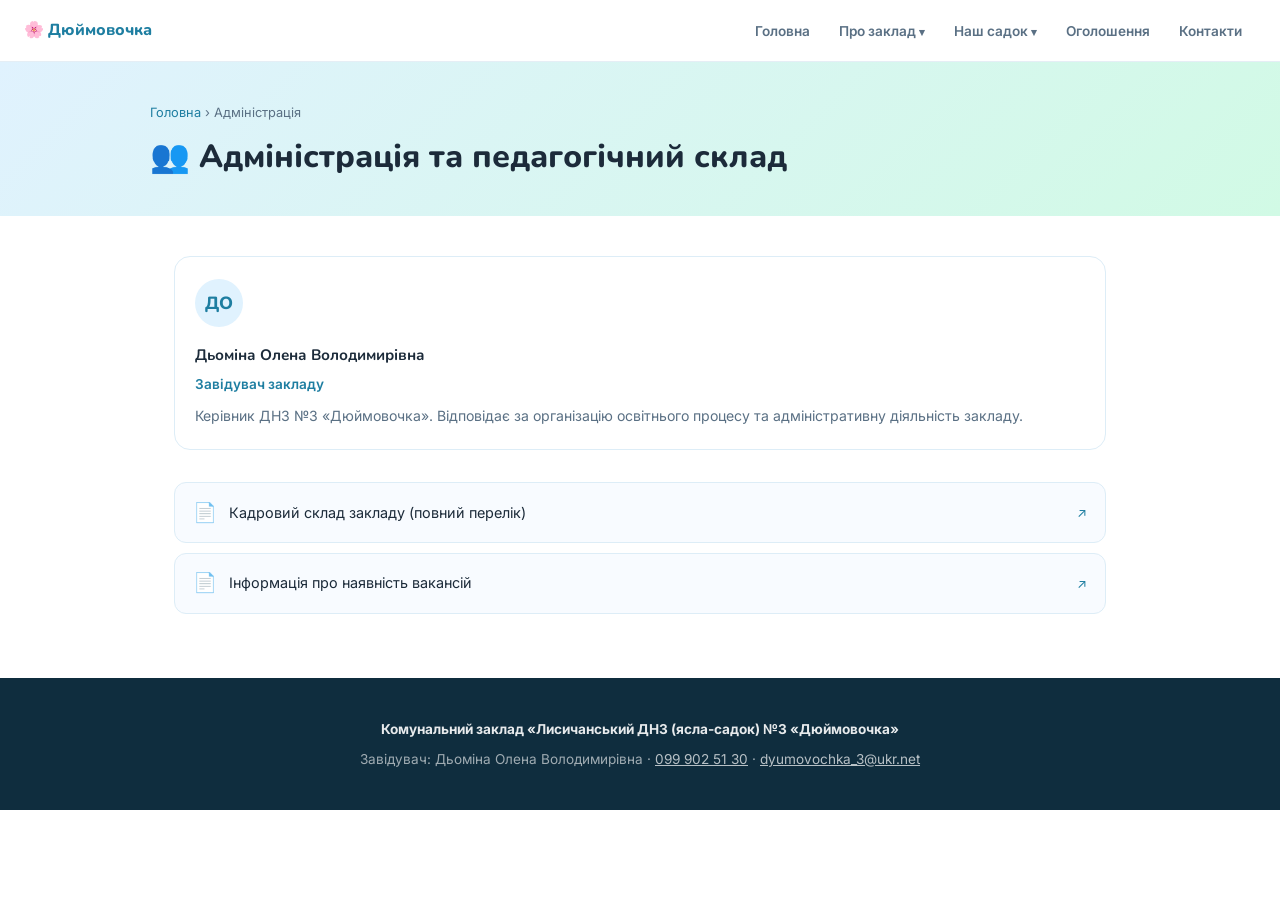
<file: administracia.html>
<!DOCTYPE html>
<html lang="uk">
<head>
<meta charset="UTF-8"><meta name="viewport" content="width=device-width, initial-scale=1.0">
<title>Адміністрація — ДНЗ №3 «Дюймовочка»</title>
<link rel="preconnect" href="https://fonts.googleapis.com">
<link rel="preconnect" href="https://fonts.gstatic.com" crossorigin>
<link href="https://fonts.googleapis.com/css2?family=Nunito:wght@400;600;700;800&family=Inter:wght@400;500&display=swap" rel="stylesheet">
<link rel="stylesheet" href="shared.css">
</head>
<body>
<nav>
  <a href="index.html" class="nav-logo">🌸 Дюймовочка</a>
  <ul class="nav-links">
    <li><a href="index.html">Головна</a></li>
    <li><span>Про заклад</span><div class="dropdown">
      <a href="zvernennya.html">Звернення завідувача</a>
      <a href="administracia.html" class="active">Адміністрація</a>
      <a href="harchuvannya.html">Про харчування</a>
      <a href="inklyuzia.html">Інклюзія</a>
      <a href="zvit.html">Звіт керівника</a>
    </div></li>
    <li><span>Наш садок</span><div class="dropdown">
      <a href="publichna-informacia.html">Публічна інформація</a>
      <a href="civilnyi-zahist.html">Цивільний захист</a>
    </div></li>
    <li><a href="oholoshennya.html">Оголошення</a></li>
    <li><a href="kontakty.html">Контакти</a></li>
  </ul>
</nav>
<div class="page-hero">
  <div class="page-hero-inner">
    <div class="breadcrumb"><a href="index.html">Головна</a> › Адміністрація</div>
    <h1>👥 Адміністрація та педагогічний склад</h1>
  </div>
</div>
<div class="page-body">
  <div class="grid-2">
    <div class="card">
      <div style="width:48px;height:48px;border-radius:50%;background:var(--sky);display:flex;align-items:center;justify-content:center;font-family:'Nunito',sans-serif;font-weight:800;font-size:1.1rem;color:var(--sky-dark);margin-bottom:1rem">ДО</div>
      <h3>Дьоміна Олена Володимирівна</h3>
      <p style="color:var(--sky-dark);font-size:.85rem;font-weight:600;margin:.25rem 0 .5rem">Завідувач закладу</p>
      <p>Керівник ДНЗ №3 «Дюймовочка». Відповідає за організацію освітнього процесу та адміністративну діяльність закладу.</p>
    </div>
  </div>

  <div style="margin-top:2rem">
    <ul class="doc-list">
      <li><a href="docs/kadrovy-sklad.pdf" target="_blank"><span class="doc-icon">📄</span><span class="doc-label">Кадровий склад закладу (повний перелік)</span><span class="doc-arrow">↗</span></a></li>
      <li><a href="docs/vakansii.pdf" target="_blank"><span class="doc-icon">📄</span><span class="doc-label">Інформація про наявність вакансій</span><span class="doc-arrow">↗</span></a></li>
    </ul>
  </div>
</div>
<footer>
  <p><strong>Комунальний заклад «Лисичанський ДНЗ (ясла-садок) №3 «Дюймовочка»</strong></p>
  <p style="margin-top:.5rem">Завідувач: Дьоміна Олена Володимирівна · <a href="tel:+380999025130">099 902 51 30</a> · <a href="mailto:dyumovochka_3@ukr.net">dyumovochka_3@ukr.net</a></p>
</footer>
</body>
</html>
</file>
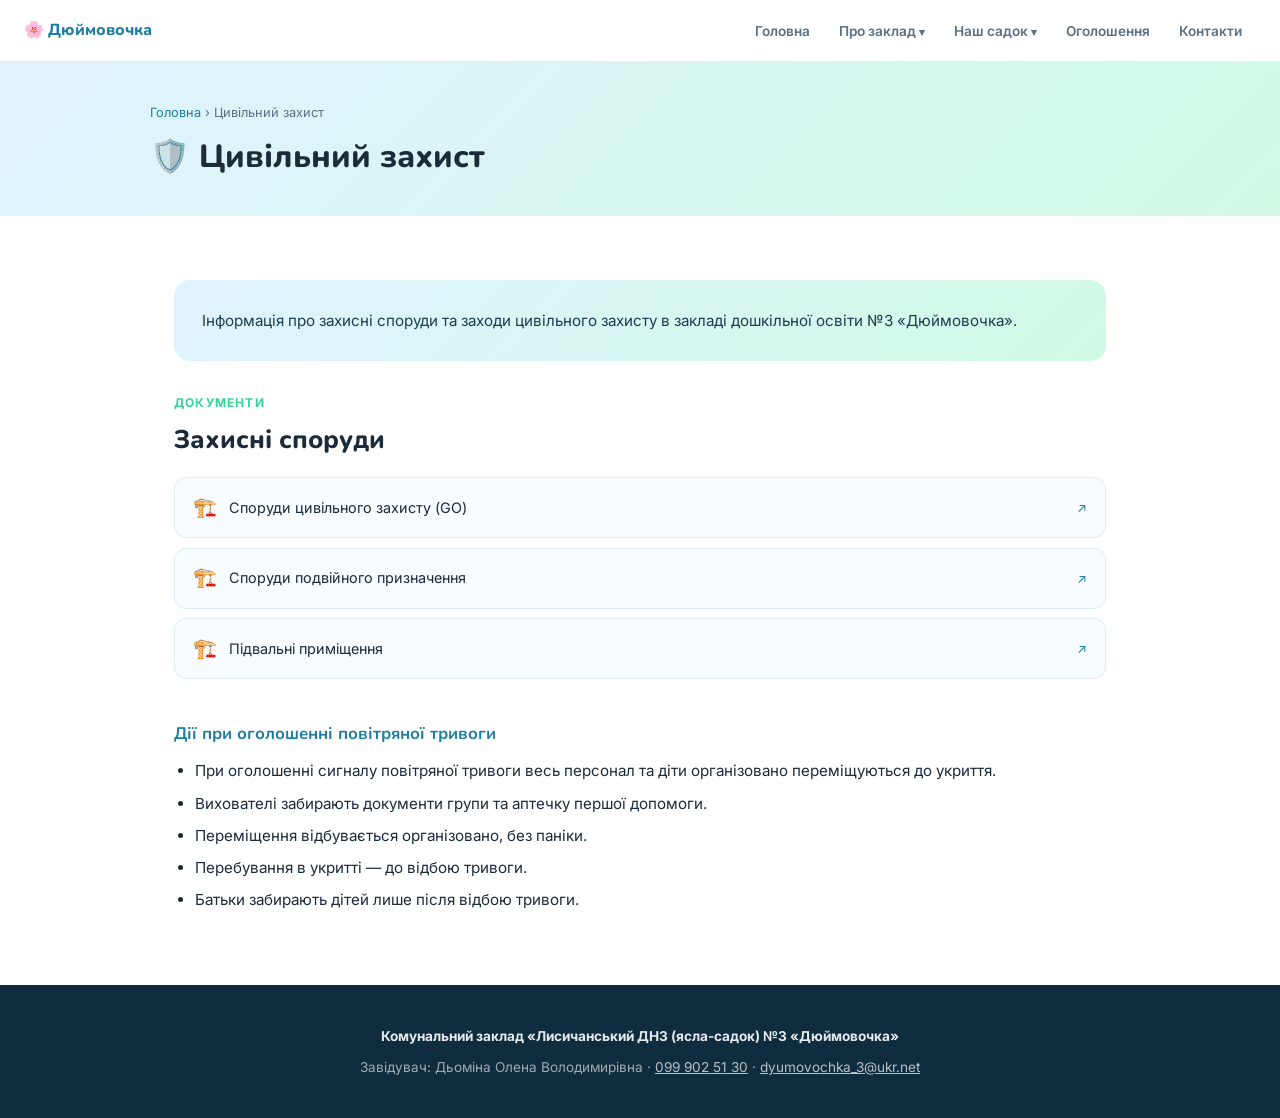
<file: civilnyi-zahist.html>
<!DOCTYPE html>
<html lang="uk">
<head>
<meta charset="UTF-8"><meta name="viewport" content="width=device-width, initial-scale=1.0">
<title>Цивільний захист — ДНЗ №3 «Дюймовочка»</title>
<link rel="preconnect" href="https://fonts.googleapis.com">
<link rel="preconnect" href="https://fonts.gstatic.com" crossorigin>
<link href="https://fonts.googleapis.com/css2?family=Nunito:wght@400;600;700;800&family=Inter:wght@400;500&display=swap" rel="stylesheet">
<link rel="stylesheet" href="shared.css">
</head>
<body>
<nav>
  <a href="index.html" class="nav-logo">🌸 Дюймовочка</a>
  <ul class="nav-links">
    <li><a href="index.html">Головна</a></li>
    <li><span>Про заклад</span><div class="dropdown">
      <a href="zvernennya.html">Звернення завідувача</a>
      <a href="administracia.html">Адміністрація</a>
      <a href="harchuvannya.html">Про харчування</a>
      <a href="inklyuzia.html">Інклюзія</a>
      <a href="zvit.html">Звіт керівника</a>
    </div></li>
    <li><span>Наш садок</span><div class="dropdown">
      <a href="publichna-informacia.html">Публічна інформація</a>
      <a href="civilnyi-zahist.html" class="active">Цивільний захист</a>
    </div></li>
    <li><a href="oholoshennya.html">Оголошення</a></li>
    <li><a href="kontakty.html">Контакти</a></li>
  </ul>
</nav>
<div class="page-hero">
  <div class="page-hero-inner">
    <div class="breadcrumb"><a href="index.html">Головна</a> › Цивільний захист</div>
    <h1>🛡️ Цивільний захист</h1>
  </div>
</div>
<div class="page-body">
  <div class="info-box">
    <p>Інформація про захисні споруди та заходи цивільного захисту в закладі дошкільної освіти №3 «Дюймовочка».</p>
  </div>

  <div style="margin-top:2rem">
    <div class="section-label">Документи</div>
    <h2 class="section-title" style="margin-bottom:1rem">Захисні споруди</h2>
    <ul class="doc-list">
      <li><a href="docs/ukryttya-go.pdf" target="_blank"><span class="doc-icon">🏗️</span><span class="doc-label">Споруди цивільного захисту (GO)</span><span class="doc-arrow">↗</span></a></li>
      <li><a href="docs/ukryttya-podvine.pdf" target="_blank"><span class="doc-icon">🏗️</span><span class="doc-label">Споруди подвійного призначення</span><span class="doc-arrow">↗</span></a></li>
      <li><a href="docs/ukryttya-pidvaly.pdf" target="_blank"><span class="doc-icon">🏗️</span><span class="doc-label">Підвальні приміщення</span><span class="doc-arrow">↗</span></a></li>
    </ul>
  </div>

  <div class="prose" style="margin-top:2.5rem">
    <h3>Дії при оголошенні повітряної тривоги</h3>
    <ul>
      <li>При оголошенні сигналу повітряної тривоги весь персонал та діти організовано переміщуються до укриття.</li>
      <li>Вихователі забирають документи групи та аптечку першої допомоги.</li>
      <li>Переміщення відбувається організовано, без паніки.</li>
      <li>Перебування в укритті — до відбою тривоги.</li>
      <li>Батьки забирають дітей лише після відбою тривоги.</li>
    </ul>
  </div>
</div>
<footer>
  <p><strong>Комунальний заклад «Лисичанський ДНЗ (ясла-садок) №3 «Дюймовочка»</strong></p>
  <p style="margin-top:.5rem">Завідувач: Дьоміна Олена Володимирівна · <a href="tel:+380999025130">099 902 51 30</a> · <a href="mailto:dyumovochka_3@ukr.net">dyumovochka_3@ukr.net</a></p>
</footer>
</body>
</html>
</file>
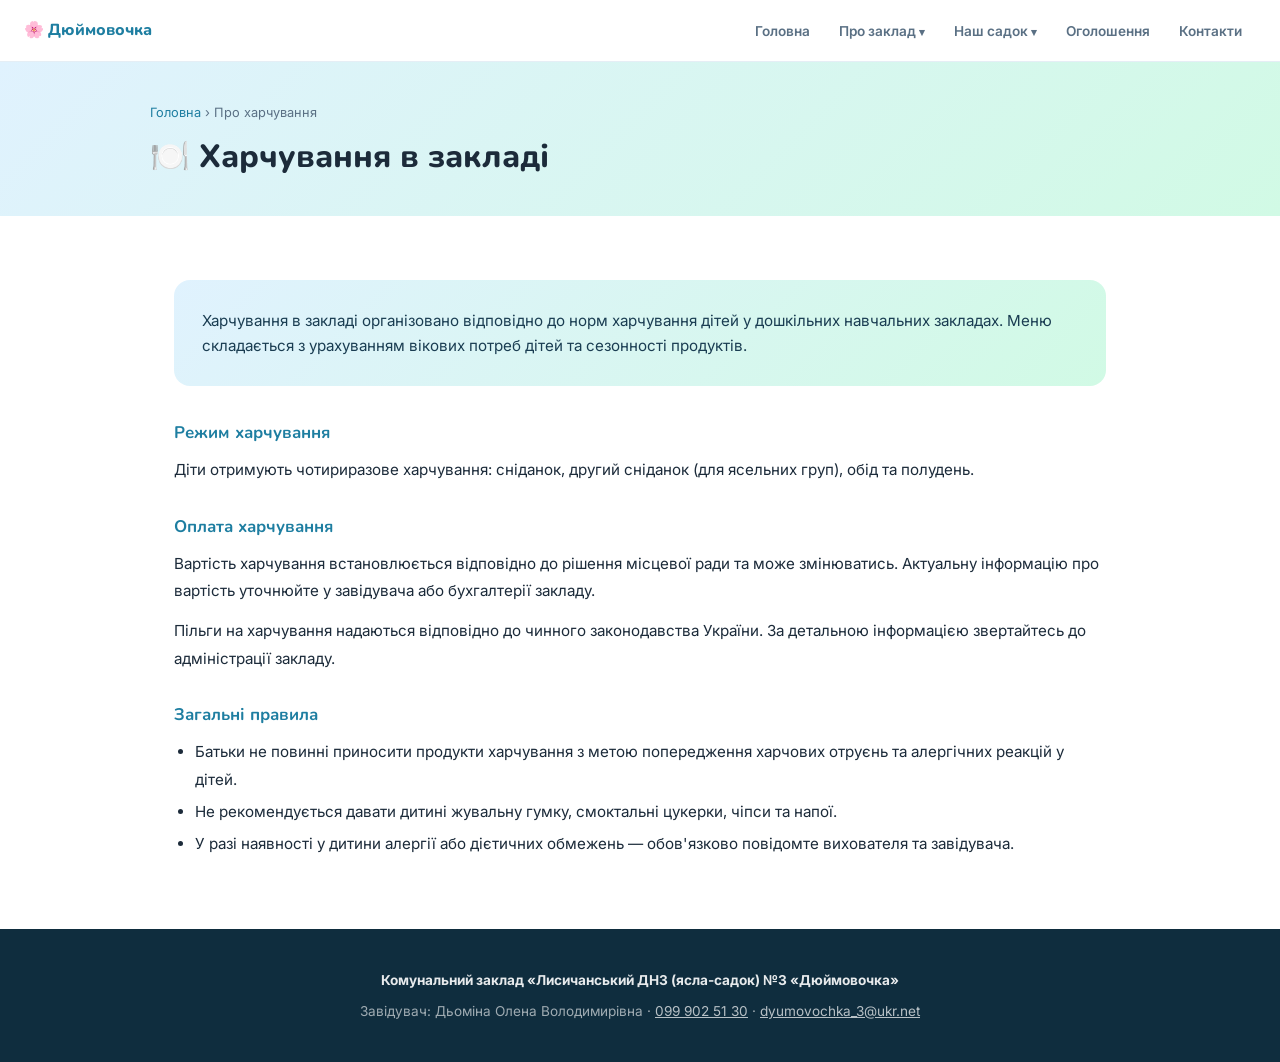
<file: harchuvannya.html>
<!DOCTYPE html>
<html lang="uk">
<head>
<meta charset="UTF-8"><meta name="viewport" content="width=device-width, initial-scale=1.0">
<title>Харчування — ДНЗ №3 «Дюймовочка»</title>
<link rel="preconnect" href="https://fonts.googleapis.com">
<link rel="preconnect" href="https://fonts.gstatic.com" crossorigin>
<link href="https://fonts.googleapis.com/css2?family=Nunito:wght@400;600;700;800&family=Inter:wght@400;500&display=swap" rel="stylesheet">
<link rel="stylesheet" href="shared.css">
</head>
<body>
<nav>
  <a href="index.html" class="nav-logo">🌸 Дюймовочка</a>
  <ul class="nav-links">
    <li><a href="index.html">Головна</a></li>
    <li><span>Про заклад</span><div class="dropdown">
      <a href="zvernennya.html">Звернення завідувача</a>
      <a href="administracia.html">Адміністрація</a>
      <a href="harchuvannya.html" class="active">Про харчування</a>
      <a href="inklyuzia.html">Інклюзія</a>
      <a href="zvit.html">Звіт керівника</a>
    </div></li>
    <li><span>Наш садок</span><div class="dropdown">
      <a href="publichna-informacia.html">Публічна інформація</a>
      <a href="civilnyi-zahist.html">Цивільний захист</a>
    </div></li>
    <li><a href="oholoshennya.html">Оголошення</a></li>
    <li><a href="kontakty.html">Контакти</a></li>
  </ul>
</nav>
<div class="page-hero">
  <div class="page-hero-inner">
    <div class="breadcrumb"><a href="index.html">Головна</a> › Про харчування</div>
    <h1>🍽️ Харчування в закладі</h1>
  </div>
</div>
<div class="page-body">
  <div class="info-box">
    <p>Харчування в закладі організовано відповідно до норм харчування дітей у дошкільних навчальних закладах. Меню складається з урахуванням вікових потреб дітей та сезонності продуктів.</p>
  </div>

  <div class="prose" style="margin-top:2rem">
    <h3>Режим харчування</h3>
    <p>Діти отримують чотириразове харчування: сніданок, другий сніданок (для ясельних груп), обід та полудень.</p>

    <h3>Оплата харчування</h3>
    <p>Вартість харчування встановлюється відповідно до рішення місцевої ради та може змінюватись. Актуальну інформацію про вартість уточнюйте у завідувача або бухгалтерії закладу.</p>
    <p>Пільги на харчування надаються відповідно до чинного законодавства України. За детальною інформацією звертайтесь до адміністрації закладу.</p>

    <h3>Загальні правила</h3>
    <ul>
      <li>Батьки не повинні приносити продукти харчування з метою попередження харчових отруєнь та алергічних реакцій у дітей.</li>
      <li>Не рекомендується давати дитині жувальну гумку, смоктальні цукерки, чіпси та напої.</li>
      <li>У разі наявності у дитини алергії або дієтичних обмежень — обов'язково повідомте вихователя та завідувача.</li>
    </ul>
  </div>
</div>
<footer>
  <p><strong>Комунальний заклад «Лисичанський ДНЗ (ясла-садок) №3 «Дюймовочка»</strong></p>
  <p style="margin-top:.5rem">Завідувач: Дьоміна Олена Володимирівна · <a href="tel:+380999025130">099 902 51 30</a> · <a href="mailto:dyumovochka_3@ukr.net">dyumovochka_3@ukr.net</a></p>
</footer>
</body>
</html>
</file>
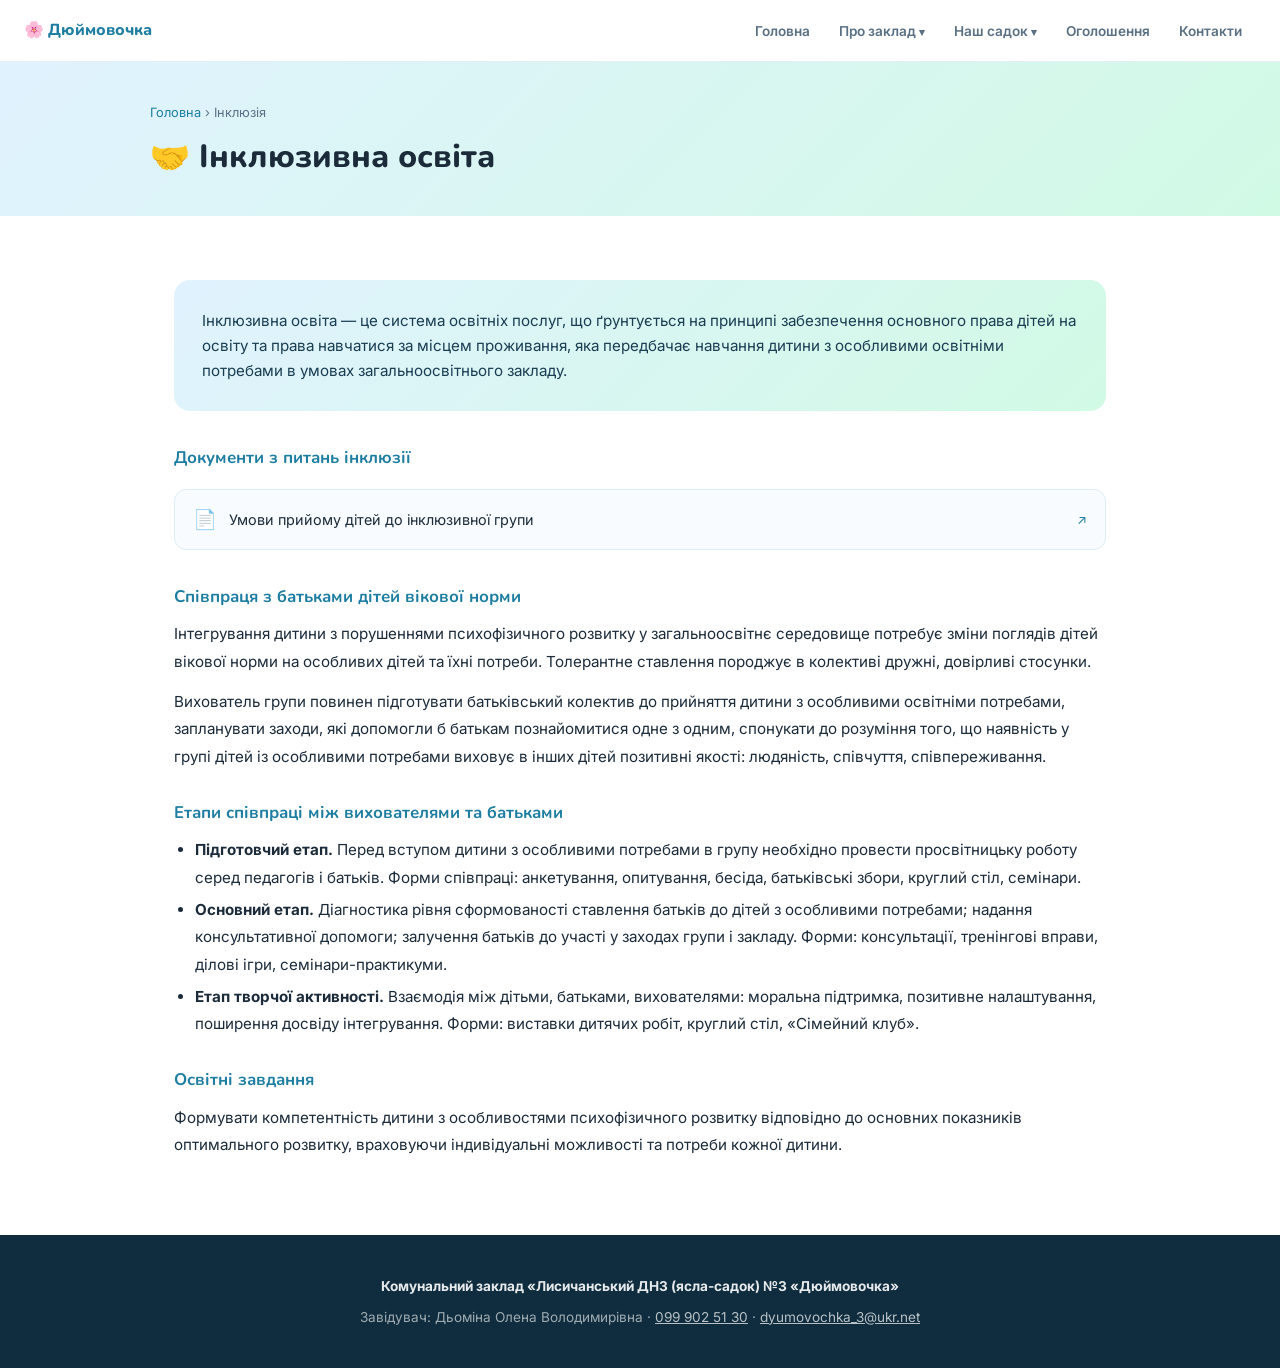
<file: inklyuzia.html>
<!DOCTYPE html>
<html lang="uk">
<head>
<meta charset="UTF-8"><meta name="viewport" content="width=device-width, initial-scale=1.0">
<title>Інклюзія — ДНЗ №3 «Дюймовочка»</title>
<link rel="preconnect" href="https://fonts.googleapis.com">
<link rel="preconnect" href="https://fonts.gstatic.com" crossorigin>
<link href="https://fonts.googleapis.com/css2?family=Nunito:wght@400;600;700;800&family=Inter:wght@400;500&display=swap" rel="stylesheet">
<link rel="stylesheet" href="shared.css">
</head>
<body>
<nav>
  <a href="index.html" class="nav-logo">🌸 Дюймовочка</a>
  <ul class="nav-links">
    <li><a href="index.html">Головна</a></li>
    <li><span>Про заклад</span><div class="dropdown">
      <a href="zvernennya.html">Звернення завідувача</a>
      <a href="administracia.html">Адміністрація</a>
      <a href="harchuvannya.html">Про харчування</a>
      <a href="inklyuzia.html" class="active">Інклюзія</a>
      <a href="zvit.html">Звіт керівника</a>
    </div></li>
    <li><span>Наш садок</span><div class="dropdown">
      <a href="publichna-informacia.html">Публічна інформація</a>
      <a href="civilnyi-zahist.html">Цивільний захист</a>
    </div></li>
    <li><a href="oholoshennya.html">Оголошення</a></li>
    <li><a href="kontakty.html">Контакти</a></li>
  </ul>
</nav>

<div class="page-hero">
  <div class="page-hero-inner">
    <div class="breadcrumb"><a href="index.html">Головна</a> › Інклюзія</div>
    <h1>🤝 Інклюзивна освіта</h1>
  </div>
</div>

<div class="page-body">

  <div class="info-box">
    <p>Інклюзивна освіта — це система освітніх послуг, що ґрунтується на принципі забезпечення основного права дітей на освіту та права навчатися за місцем проживання, яка передбачає навчання дитини з особливими освітніми потребами в умовах загальноосвітнього закладу.</p>
  </div>

  <div class="prose" style="margin-top:2rem">

    <h3>Документи з питань інклюзії</h3>
  </div>

  <ul class="doc-list" style="margin-top:1rem">
    <li><a href="docs/pryiom.pdf" target="_blank"><span class="doc-icon">📄</span><span class="doc-label">Умови прийому дітей до інклюзивної групи</span><span class="doc-arrow">↗</span></a></li>
  </ul>

  <div class="prose" style="margin-top:2rem">

    <h3>Співпраця з батьками дітей вікової норми</h3>
    <p>Інтегрування дитини з порушеннями психофізичного розвитку у загальноосвітнє середовище потребує зміни поглядів дітей вікової норми на особливих дітей та їхні потреби. Толерантне ставлення породжує в колективі дружні, довірливі стосунки.</p>
    <p>Вихователь групи повинен підготувати батьківський колектив до прийняття дитини з особливими освітніми потребами, запланувати заходи, які допомогли б батькам познайомитися одне з одним, спонукати до розуміння того, що наявність у групі дітей із особливими потребами виховує в інших дітей позитивні якості: людяність, співчуття, співпереживання.</p>

    <h3>Етапи співпраці між вихователями та батьками</h3>
    <ul>
      <li><strong>Підготовчий етап.</strong> Перед вступом дитини з особливими потребами в групу необхідно провести просвітницьку роботу серед педагогів і батьків. Форми співпраці: анкетування, опитування, бесіда, батьківські збори, круглий стіл, семінари.</li>
      <li><strong>Основний етап.</strong> Діагностика рівня сформованості ставлення батьків до дітей з особливими потребами; надання консультативної допомоги; залучення батьків до участі у заходах групи і закладу. Форми: консультації, тренінгові вправи, ділові ігри, семінари-практикуми.</li>
      <li><strong>Етап творчої активності.</strong> Взаємодія між дітьми, батьками, вихователями: моральна підтримка, позитивне налаштування, поширення досвіду інтегрування. Форми: виставки дитячих робіт, круглий стіл, «Сімейний клуб».</li>
    </ul>

    <h3>Освітні завдання</h3>
    <p>Формувати компетентність дитини з особливостями психофізичного розвитку відповідно до основних показників оптимального розвитку, враховуючи індивідуальні можливості та потреби кожної дитини.</p>

  </div>
</div>

<footer>
  <p><strong>Комунальний заклад «Лисичанський ДНЗ (ясла-садок) №3 «Дюймовочка»</strong></p>
  <p style="margin-top:.5rem">Завідувач: Дьоміна Олена Володимирівна · <a href="tel:+380999025130">099 902 51 30</a> · <a href="mailto:dyumovochka_3@ukr.net">dyumovochka_3@ukr.net</a></p>
</footer>
</body>
</html>
</file>
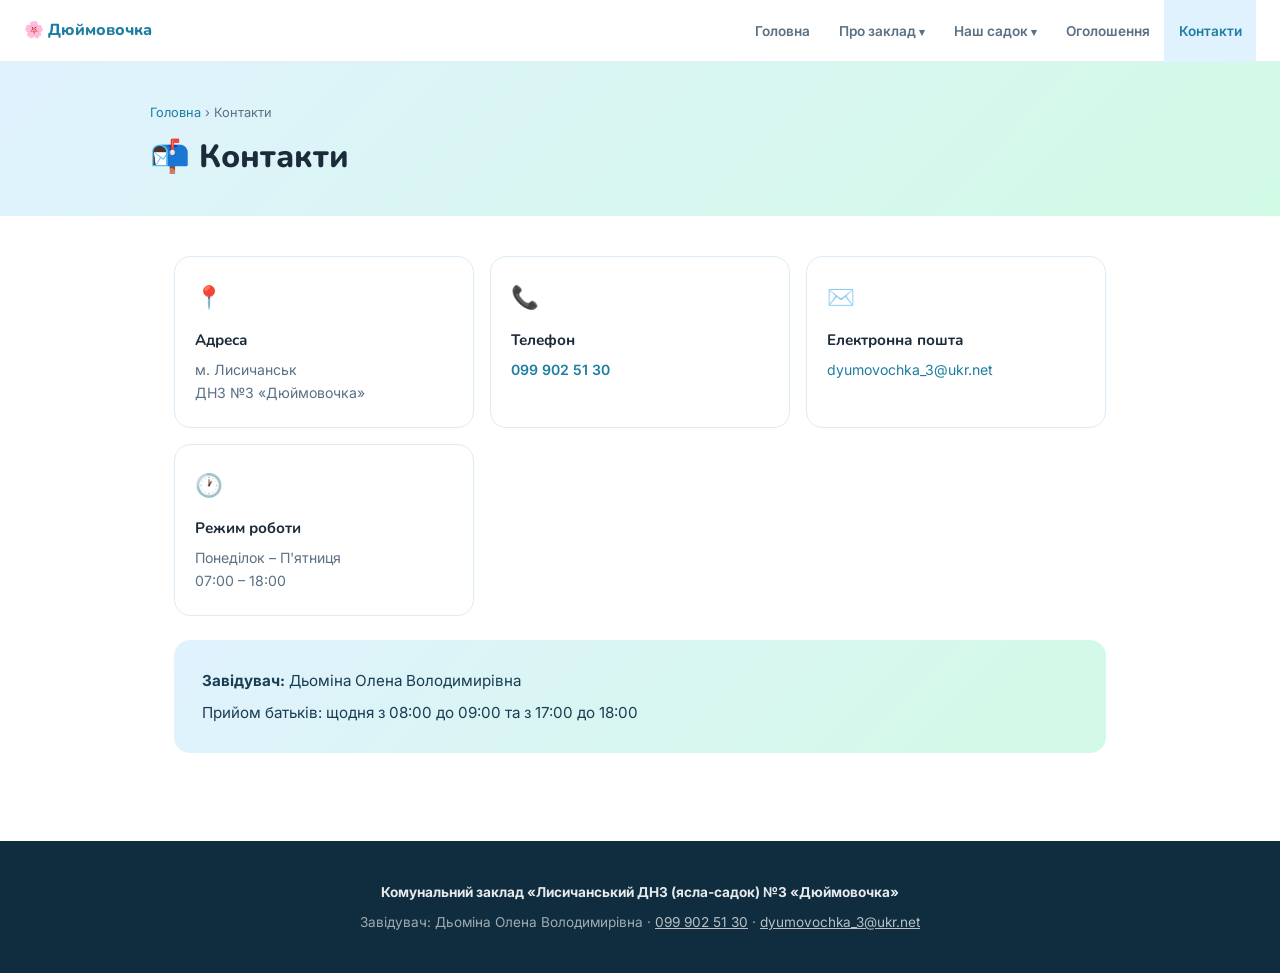
<file: kontakty.html>
<!DOCTYPE html>
<html lang="uk">
<head>
<meta charset="UTF-8"><meta name="viewport" content="width=device-width, initial-scale=1.0">
<title>Контакти — ДНЗ №3 «Дюймовочка»</title>
<link rel="preconnect" href="https://fonts.googleapis.com">
<link rel="preconnect" href="https://fonts.gstatic.com" crossorigin>
<link href="https://fonts.googleapis.com/css2?family=Nunito:wght@400;600;700;800&family=Inter:wght@400;500&display=swap" rel="stylesheet">
<link rel="stylesheet" href="shared.css">
</head>
<body>
<nav>
  <a href="index.html" class="nav-logo">🌸 Дюймовочка</a>
  <ul class="nav-links">
    <li><a href="index.html">Головна</a></li>
    <li><span>Про заклад</span><div class="dropdown">
      <a href="zvernennya.html">Звернення завідувача</a>
      <a href="administracia.html">Адміністрація</a>
      <a href="harchuvannya.html">Про харчування</a>
      <a href="inklyuzia.html">Інклюзія</a>
      <a href="zvit.html">Звіт керівника</a>
    </div></li>
    <li><span>Наш садок</span><div class="dropdown">
      <a href="publichna-informacia.html">Публічна інформація</a>
      <a href="civilnyi-zahist.html">Цивільний захист</a>
    </div></li>
    <li><a href="oholoshennya.html">Оголошення</a></li>
    <li><a href="kontakty.html" class="active">Контакти</a></li>
  </ul>
</nav>
<div class="page-hero">
  <div class="page-hero-inner">
    <div class="breadcrumb"><a href="index.html">Головна</a> › Контакти</div>
    <h1>📬 Контакти</h1>
  </div>
</div>
<div class="page-body">
  <div class="grid-2" style="margin-bottom:1.5rem">
    <div class="card">
      <div style="font-size:1.4rem;margin-bottom:.75rem">📍</div>
      <h3>Адреса</h3>
      <p>м. Лисичанськ<br>ДНЗ №3 «Дюймовочка»</p>
    </div>
    <div class="card">
      <div style="font-size:1.4rem;margin-bottom:.75rem">📞</div>
      <h3>Телефон</h3>
      <p><a href="tel:+380999025130" style="color:var(--sky-dark);font-weight:600;text-decoration:none">099 902 51 30</a></p>
    </div>
    <div class="card">
      <div style="font-size:1.4rem;margin-bottom:.75rem">✉️</div>
      <h3>Електронна пошта</h3>
      <p><a href="mailto:dyumovochka_3@ukr.net" style="color:var(--sky-dark);text-decoration:none">dyumovochka_3@ukr.net</a></p>
    </div>
    <div class="card">
      <div style="font-size:1.4rem;margin-bottom:.75rem">🕐</div>
      <h3>Режим роботи</h3>
      <p>Понеділок – П'ятниця<br>07:00 – 18:00</p>
    </div>
  </div>

  <div class="info-box">
    <p><strong>Завідувач:</strong> Дьоміна Олена Володимирівна</p>
    <p style="margin-top:.4rem">Прийом батьків: щодня з 08:00 до 09:00 та з 17:00 до 18:00</p>
  </div>
</div>
<footer>
  <p><strong>Комунальний заклад «Лисичанський ДНЗ (ясла-садок) №3 «Дюймовочка»</strong></p>
  <p style="margin-top:.5rem">Завідувач: Дьоміна Олена Володимирівна · <a href="tel:+380999025130">099 902 51 30</a> · <a href="mailto:dyumovochka_3@ukr.net">dyumovochka_3@ukr.net</a></p>
</footer>
</body>
</html>
</file>
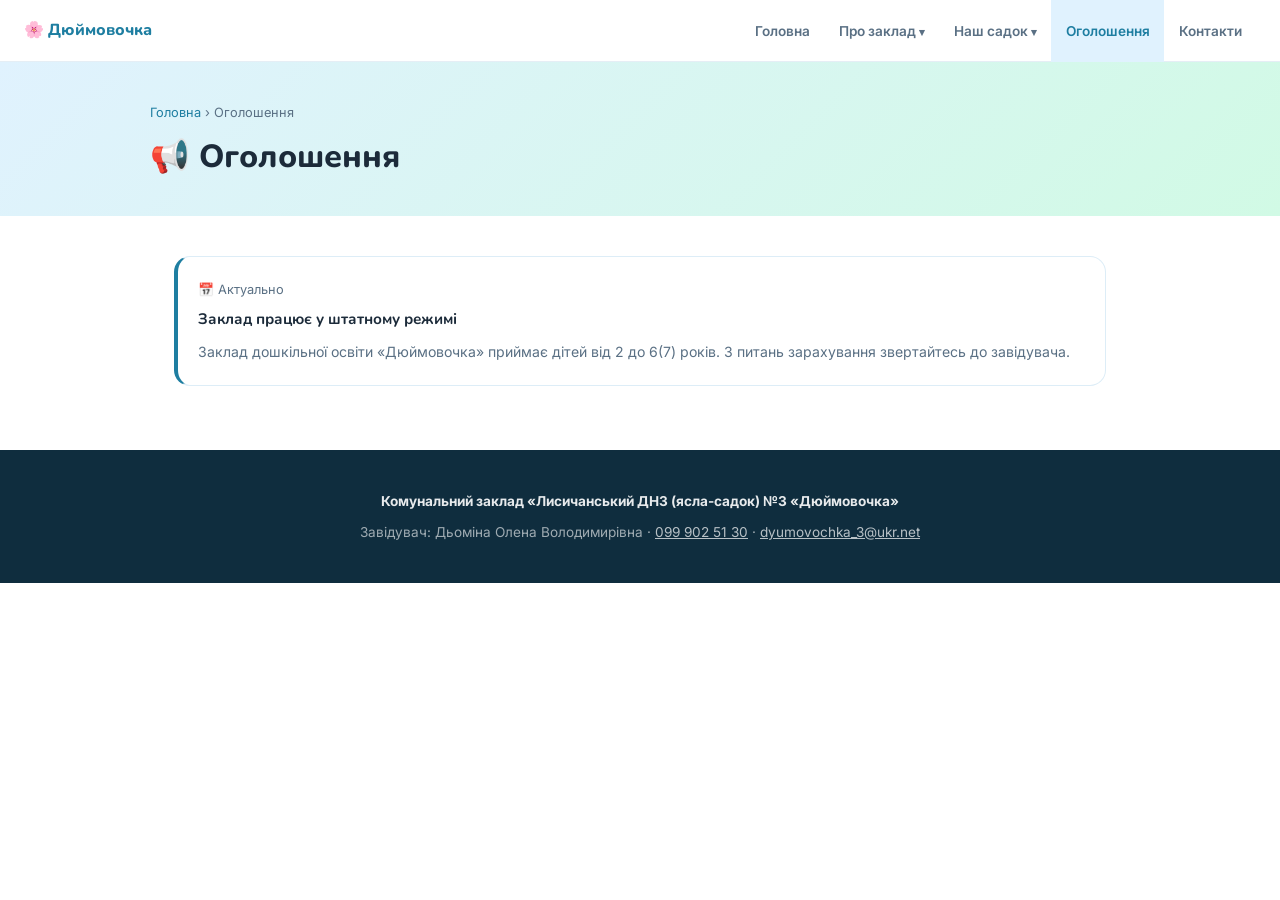
<file: oholoshennya.html>
<!DOCTYPE html>
<html lang="uk">
<head>
<meta charset="UTF-8"><meta name="viewport" content="width=device-width, initial-scale=1.0">
<title>Оголошення — ДНЗ №3 «Дюймовочка»</title>
<link rel="preconnect" href="https://fonts.googleapis.com">
<link rel="preconnect" href="https://fonts.gstatic.com" crossorigin>
<link href="https://fonts.googleapis.com/css2?family=Nunito:wght@400;600;700;800&family=Inter:wght@400;500&display=swap" rel="stylesheet">
<link rel="stylesheet" href="shared.css">
</head>
<body>
<nav>
  <a href="index.html" class="nav-logo">🌸 Дюймовочка</a>
  <ul class="nav-links">
    <li><a href="index.html">Головна</a></li>
    <li><span>Про заклад</span><div class="dropdown">
      <a href="zvernennya.html">Звернення завідувача</a>
      <a href="administracia.html">Адміністрація</a>
      <a href="harchuvannya.html">Про харчування</a>
      <a href="inklyuzia.html">Інклюзія</a>
      <a href="zvit.html">Звіт керівника</a>
    </div></li>
    <li><span>Наш садок</span><div class="dropdown">
      <a href="publichna-informacia.html">Публічна інформація</a>
      <a href="civilnyi-zahist.html">Цивільний захист</a>
    </div></li>
    <li><a href="oholoshennya.html" class="active">Оголошення</a></li>
    <li><a href="kontakty.html">Контакти</a></li>
  </ul>
</nav>
<div class="page-hero">
  <div class="page-hero-inner">
    <div class="breadcrumb"><a href="index.html">Головна</a> › Оголошення</div>
    <h1>📢 Оголошення</h1>
  </div>
</div>
<div class="page-body">
  <!-- 
    ЯК ДОДАТИ НОВЕ ОГОЛОШЕННЯ:
    Скопіюй блок нижче і встав ПЕРЕД існуючими оголошеннями (нові — зверху).
    Змін потрібно: дата, заголовок, текст.
  -->

  <div style="display:flex;flex-direction:column;gap:1rem">

    <div class="card" style="border-left:4px solid var(--sky-dark)">
      <div style="font-size:.8rem;color:var(--text-muted);margin-bottom:.4rem">📅 Актуально</div>
      <h3 style="margin-bottom:.5rem">Заклад працює у штатному режимі</h3>
      <p>Заклад дошкільної освіти «Дюймовочка» приймає дітей від 2 до 6(7) років. З питань зарахування звертайтесь до завідувача.</p>
    </div>

  </div>
  <!-- 
  <p style="margin-top:2rem;font-size:.85rem;color:var(--text-muted)">
    Для додавання нових оголошень — відредагуйте файл <code>oholoshennya.html</code> та додайте новий блок зверху списку.
  </p>
  -->
</div>
<footer>
  <p><strong>Комунальний заклад «Лисичанський ДНЗ (ясла-садок) №3 «Дюймовочка»</strong></p>
  <p style="margin-top:.5rem">Завідувач: Дьоміна Олена Володимирівна · <a href="tel:+380999025130">099 902 51 30</a> · <a href="mailto:dyumovochka_3@ukr.net">dyumovochka_3@ukr.net</a></p>
</footer>
</body>
</html>
</file>
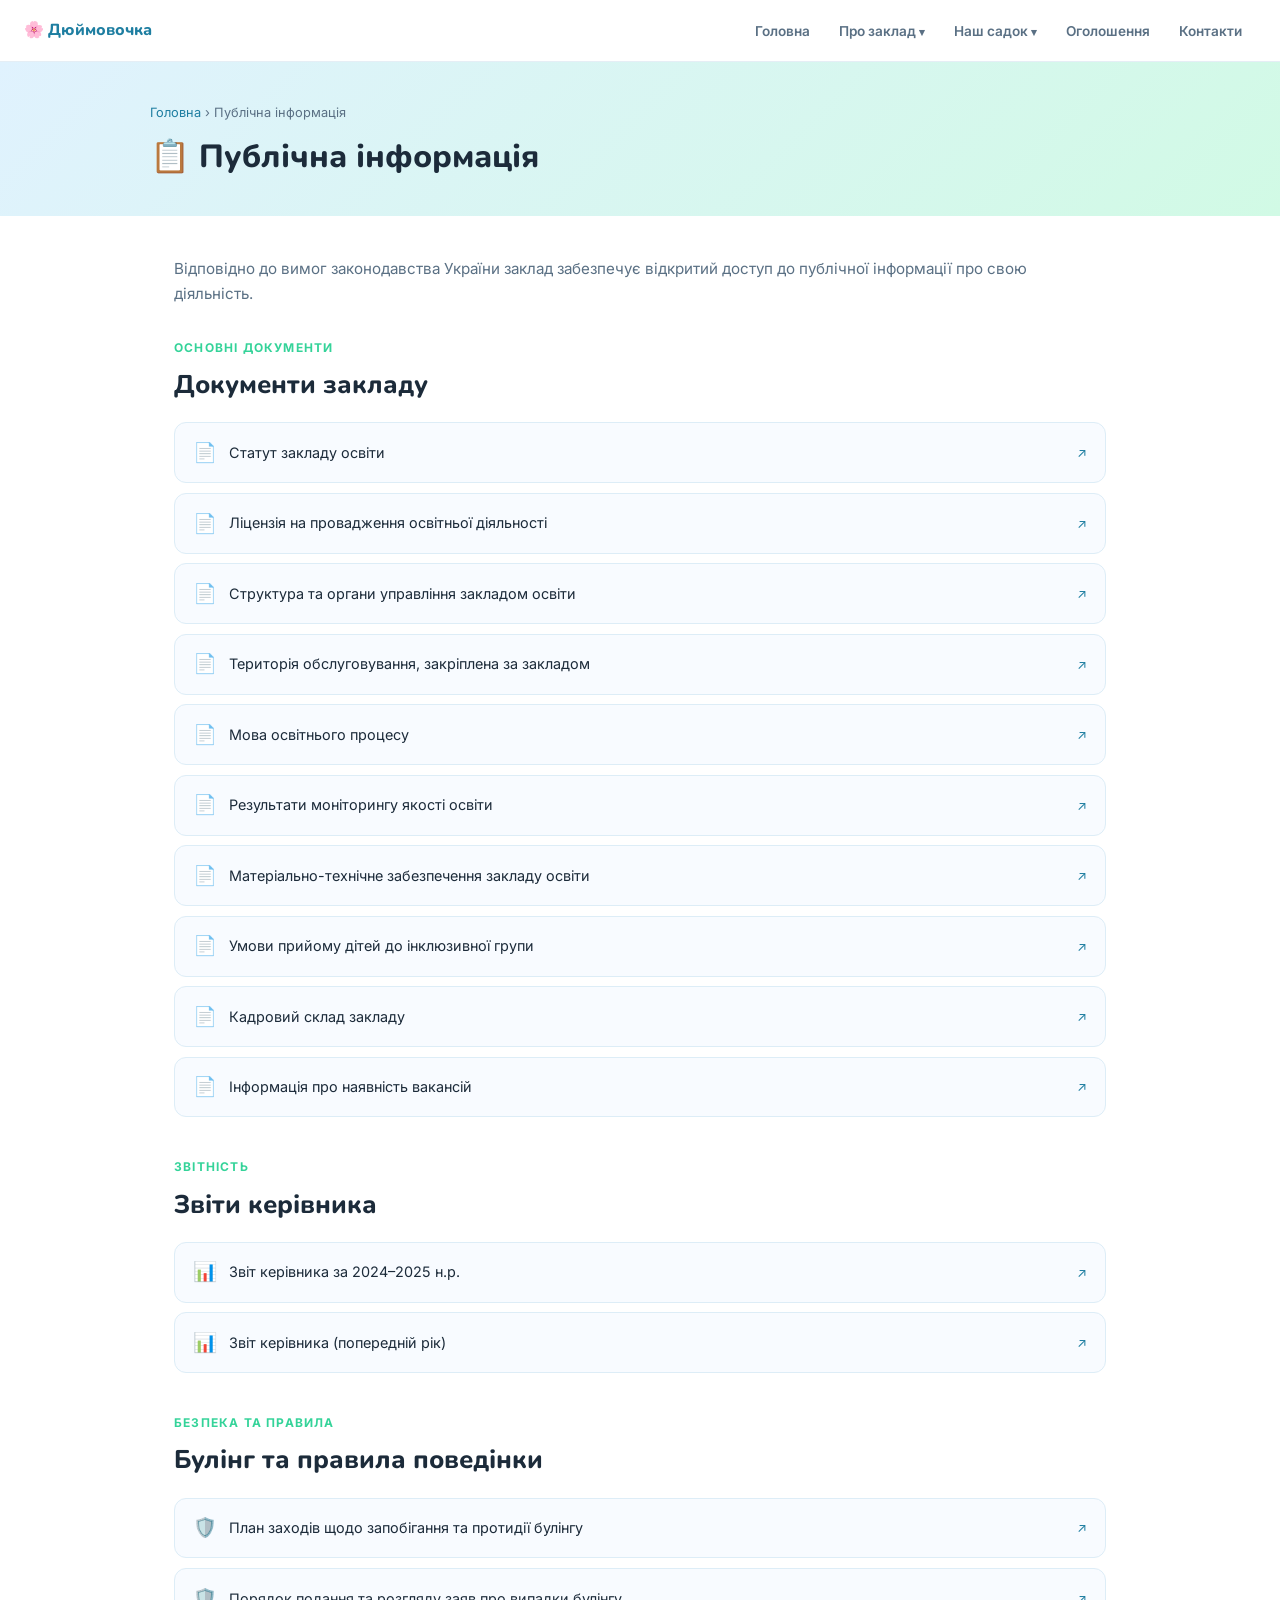
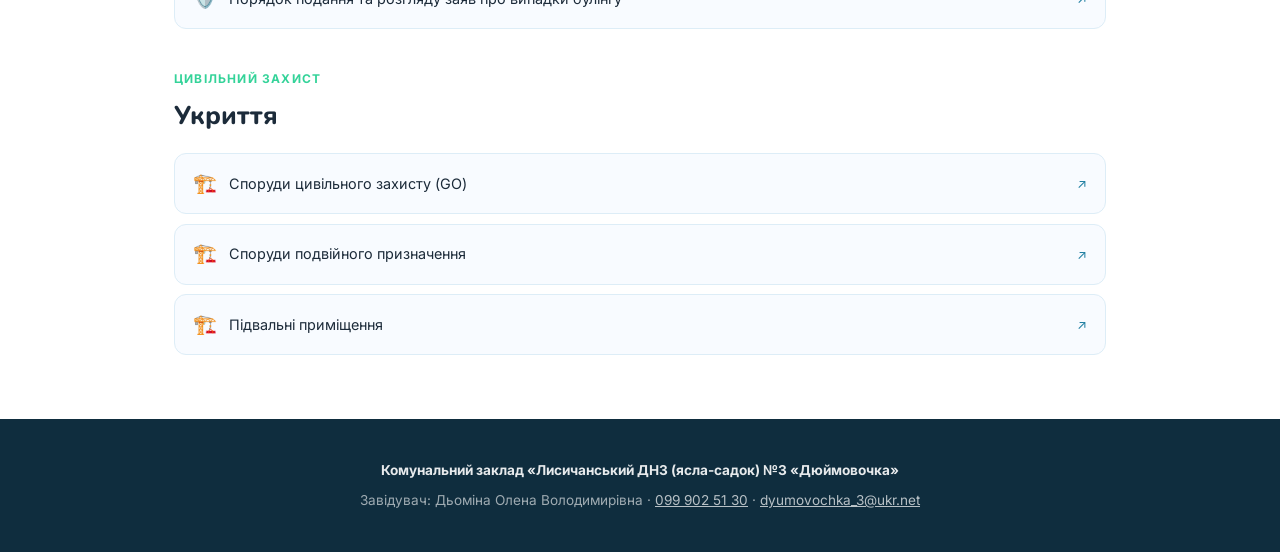
<file: publichna-informacia.html>
<!DOCTYPE html>
<html lang="uk">
<head>
<meta charset="UTF-8"><meta name="viewport" content="width=device-width, initial-scale=1.0">
<title>Публічна інформація — ДНЗ №3 «Дюймовочка»</title>
<link rel="preconnect" href="https://fonts.googleapis.com">
<link rel="preconnect" href="https://fonts.gstatic.com" crossorigin>
<link href="https://fonts.googleapis.com/css2?family=Nunito:wght@400;600;700;800&family=Inter:wght@400;500&display=swap" rel="stylesheet">
<link rel="stylesheet" href="shared.css">
</head>
<body>
<nav>
  <a href="index.html" class="nav-logo">🌸 Дюймовочка</a>
  <ul class="nav-links">
    <li><a href="index.html">Головна</a></li>
    <li><span>Про заклад</span><div class="dropdown">
      <a href="zvernennya.html">Звернення завідувача</a>
      <a href="administracia.html">Адміністрація</a>
      <a href="harchuvannya.html">Про харчування</a>
      <a href="inklyuzia.html">Інклюзія</a>
      <a href="zvit.html">Звіт керівника</a>
    </div></li>
    <li><span>Наш садок</span><div class="dropdown">
      <a href="publichna-informacia.html" class="active">Публічна інформація</a>
      <a href="civilnyi-zahist.html">Цивільний захист</a>
    </div></li>
    <li><a href="oholoshennya.html">Оголошення</a></li>
    <li><a href="kontakty.html">Контакти</a></li>
  </ul>
</nav>

<div class="page-hero">
  <div class="page-hero-inner">
    <div class="breadcrumb"><a href="index.html">Головна</a> › Публічна інформація</div>
    <h1>📋 Публічна інформація</h1>
  </div>
</div>

<div class="page-body">

  <p style="margin-bottom:2rem;color:var(--text-muted);font-size:.95rem">Відповідно до вимог законодавства України заклад забезпечує відкритий доступ до публічної інформації про свою діяльність.</p>

  <div class="section-label">Основні документи</div>
  <h2 class="section-title" style="margin-bottom:1rem">Документи закладу</h2>
  <ul class="doc-list">
    <li><a href="docs/statut.pdf" target="_blank"><span class="doc-icon">📄</span><span class="doc-label">Статут закладу освіти</span><span class="doc-arrow">↗</span></a></li>
    <li><a href="docs/licenziya.pdf" target="_blank"><span class="doc-icon">📄</span><span class="doc-label">Ліцензія на провадження освітньої діяльності</span><span class="doc-arrow">↗</span></a></li>
    <li><a href="docs/struktura.pdf" target="_blank"><span class="doc-icon">📄</span><span class="doc-label">Структура та органи управління закладом освіти</span><span class="doc-arrow">↗</span></a></li>
    <li><a href="docs/teritoriya.pdf" target="_blank"><span class="doc-icon">📄</span><span class="doc-label">Територія обслуговування, закріплена за закладом</span><span class="doc-arrow">↗</span></a></li>
    <li><a href="docs/mova.pdf" target="_blank"><span class="doc-icon">📄</span><span class="doc-label">Мова освітнього процесу</span><span class="doc-arrow">↗</span></a></li>
    <li><a href="docs/monitoryng.pdf" target="_blank"><span class="doc-icon">📄</span><span class="doc-label">Результати моніторингу якості освіти</span><span class="doc-arrow">↗</span></a></li>
    <li><a href="docs/obslugovuvannya.pdf" target="_blank"><span class="doc-icon">📄</span><span class="doc-label">Матеріально-технічне забезпечення закладу освіти</span><span class="doc-arrow">↗</span></a></li>
    <li><a href="docs/pryiom.pdf" target="_blank"><span class="doc-icon">📄</span><span class="doc-label">Умови прийому дітей до інклюзивної групи</span><span class="doc-arrow">↗</span></a></li>
    <li><a href="docs/kadrovy-sklad.pdf" target="_blank"><span class="doc-icon">📄</span><span class="doc-label">Кадровий склад закладу</span><span class="doc-arrow">↗</span></a></li>
    <li><a href="docs/vakansii.pdf" target="_blank"><span class="doc-icon">📄</span><span class="doc-label">Інформація про наявність вакансій</span><span class="doc-arrow">↗</span></a></li>
  </ul>

  <div class="section-label" style="margin-top:2.5rem">Звітність</div>
  <h2 class="section-title" style="margin-bottom:1rem">Звіти керівника</h2>
  <ul class="doc-list">
    <li><a href="docs/zvit-kerivnyka.pdf" target="_blank"><span class="doc-icon">📊</span><span class="doc-label">Звіт керівника за 2024–2025 н.р.</span><span class="doc-arrow">↗</span></a></li>
    <li><a href="docs/zvit-kerivnyka-old.pdf" target="_blank"><span class="doc-icon">📊</span><span class="doc-label">Звіт керівника (попередній рік)</span><span class="doc-arrow">↗</span></a></li>
  </ul>

  <div class="section-label" style="margin-top:2.5rem">Безпека та правила</div>
  <h2 class="section-title" style="margin-bottom:1rem">Булінг та правила поведінки</h2>
  <ul class="doc-list">
    <li><a href="docs/buling-plan.pdf" target="_blank"><span class="doc-icon">🛡️</span><span class="doc-label">План заходів щодо запобігання та протидії булінгу</span><span class="doc-arrow">↗</span></a></li>
    <li><a href="docs/buling-poryadok.pdf" target="_blank"><span class="doc-icon">🛡️</span><span class="doc-label">Порядок подання та розгляду заяв про випадки булінгу</span><span class="doc-arrow">↗</span></a></li>
  </ul>

  <div class="section-label" style="margin-top:2.5rem">Цивільний захист</div>
  <h2 class="section-title" style="margin-bottom:1rem">Укриття</h2>
  <ul class="doc-list">
    <li><a href="docs/ukryttya-go.pdf" target="_blank"><span class="doc-icon">🏗️</span><span class="doc-label">Споруди цивільного захисту (GO)</span><span class="doc-arrow">↗</span></a></li>
    <li><a href="docs/ukryttya-podvine.pdf" target="_blank"><span class="doc-icon">🏗️</span><span class="doc-label">Споруди подвійного призначення</span><span class="doc-arrow">↗</span></a></li>
    <li><a href="docs/ukryttya-pidvaly.pdf" target="_blank"><span class="doc-icon">🏗️</span><span class="doc-label">Підвальні приміщення</span><span class="doc-arrow">↗</span></a></li>
  </ul>

</div>

<footer>
  <p><strong>Комунальний заклад «Лисичанський ДНЗ (ясла-садок) №3 «Дюймовочка»</strong></p>
  <p style="margin-top:.5rem">Завідувач: Дьоміна Олена Володимирівна · <a href="tel:+380999025130">099 902 51 30</a> · <a href="mailto:dyumovochka_3@ukr.net">dyumovochka_3@ukr.net</a></p>
</footer>
</body>
</html>
</file>
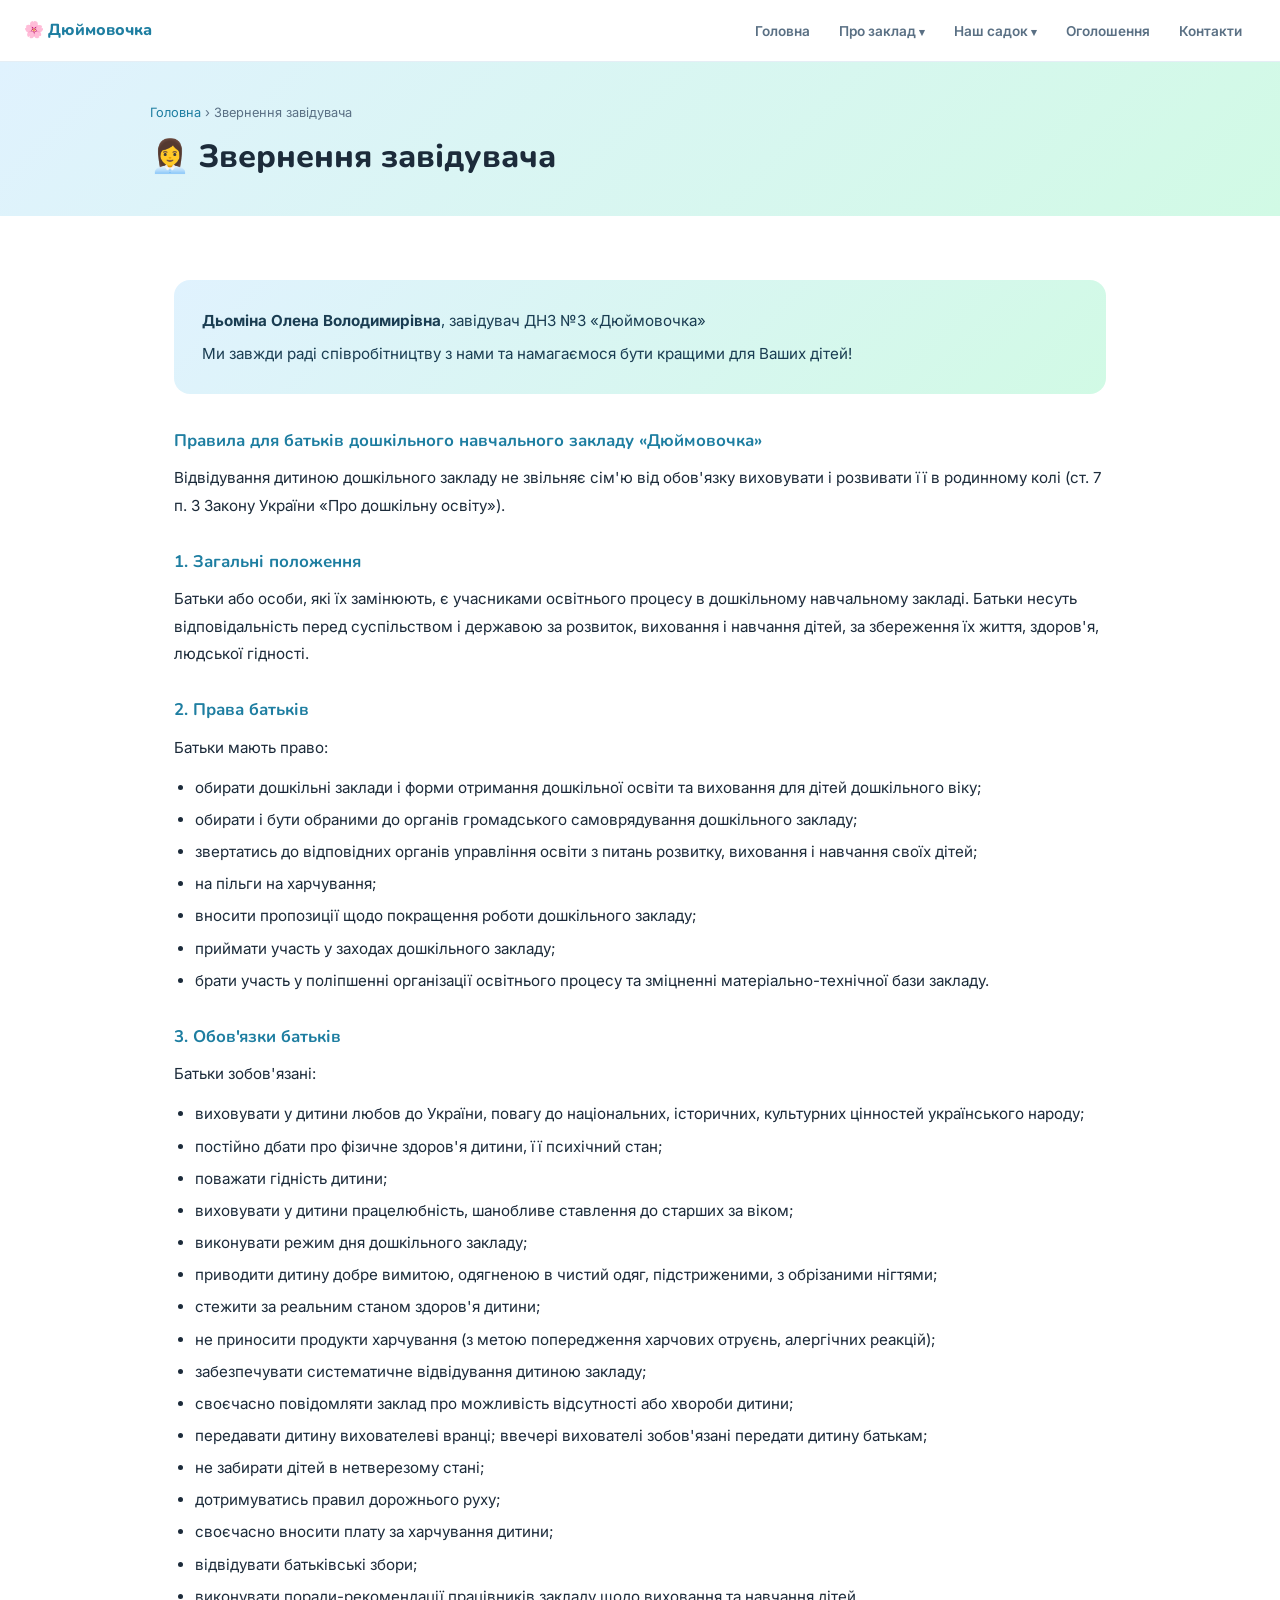
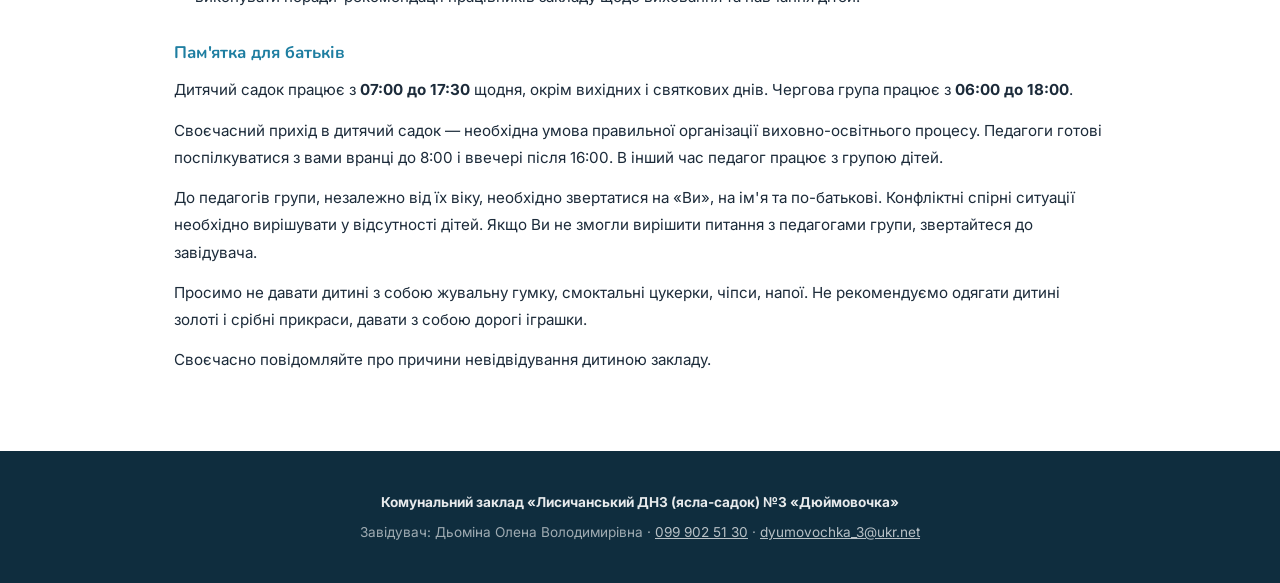
<file: zvernennya.html>
<!DOCTYPE html>
<html lang="uk">
<head>
<meta charset="UTF-8"><meta name="viewport" content="width=device-width, initial-scale=1.0">
<title>Звернення завідувача — ДНЗ №3 «Дюймовочка»</title>
<link rel="preconnect" href="https://fonts.googleapis.com">
<link rel="preconnect" href="https://fonts.gstatic.com" crossorigin>
<link href="https://fonts.googleapis.com/css2?family=Nunito:wght@400;600;700;800&family=Inter:wght@400;500&display=swap" rel="stylesheet">
<link rel="stylesheet" href="shared.css">
</head>
<body>
<nav>
  <a href="index.html" class="nav-logo">🌸 Дюймовочка</a>
  <ul class="nav-links">
    <li><a href="index.html">Головна</a></li>
    <li><span>Про заклад</span><div class="dropdown">
      <a href="zvernennya.html" class="active">Звернення завідувача</a>
      <a href="administracia.html">Адміністрація</a>
      <a href="harchuvannya.html">Про харчування</a>
      <a href="inklyuzia.html">Інклюзія</a>
      <a href="zvit.html">Звіт керівника</a>
    </div></li>
    <li><span>Наш садок</span><div class="dropdown">
      <a href="publichna-informacia.html">Публічна інформація</a>
      <a href="civilnyi-zahist.html">Цивільний захист</a>
    </div></li>
    <li><a href="oholoshennya.html">Оголошення</a></li>
    <li><a href="kontakty.html">Контакти</a></li>
  </ul>
</nav>

<div class="page-hero">
  <div class="page-hero-inner">
    <div class="breadcrumb"><a href="index.html">Головна</a> › Звернення завідувача</div>
    <h1>👩‍💼 Звернення завідувача</h1>
  </div>
</div>

<div class="page-body">

  <div class="info-box">
    <p><strong>Дьоміна Олена Володимирівна</strong>, завідувач ДНЗ №3 «Дюймовочка»</p>
    <p style="margin-top:.5rem">Ми завжди раді співробітництву з нами та намагаємося бути кращими для Ваших дітей!</p>
  </div>

  <div class="prose" style="margin-top:2rem">

    <h3>Правила для батьків дошкільного навчального закладу «Дюймовочка»</h3>
    <p>Відвідування дитиною дошкільного закладу не звільняє сім'ю від обов'язку виховувати і розвивати її в родинному колі (ст. 7 п. 3 Закону України «Про дошкільну освіту»).</p>

    <h3>1. Загальні положення</h3>
    <p>Батьки або особи, які їх замінюють, є учасниками освітнього процесу в дошкільному навчальному закладі. Батьки несуть відповідальність перед суспільством і державою за розвиток, виховання і навчання дітей, за збереження їх життя, здоров'я, людської гідності.</p>

    <h3>2. Права батьків</h3>
    <p>Батьки мають право:</p>
    <ul>
      <li>обирати дошкільні заклади і форми отримання дошкільної освіти та виховання для дітей дошкільного віку;</li>
      <li>обирати і бути обраними до органів громадського самоврядування дошкільного закладу;</li>
      <li>звертатись до відповідних органів управління освіти з питань розвитку, виховання і навчання своїх дітей;</li>
      <li>на пільги на харчування;</li>
      <li>вносити пропозиції щодо покращення роботи дошкільного закладу;</li>
      <li>приймати участь у заходах дошкільного закладу;</li>
      <li>брати участь у поліпшенні організації освітнього процесу та зміцненні матеріально-технічної бази закладу.</li>
    </ul>

    <h3>3. Обов'язки батьків</h3>
    <p>Батьки зобов'язані:</p>
    <ul>
      <li>виховувати у дитини любов до України, повагу до національних, історичних, культурних цінностей українського народу;</li>
      <li>постійно дбати про фізичне здоров'я дитини, її психічний стан;</li>
      <li>поважати гідність дитини;</li>
      <li>виховувати у дитини працелюбність, шанобливе ставлення до старших за віком;</li>
      <li>виконувати режим дня дошкільного закладу;</li>
      <li>приводити дитину добре вимитою, одягненою в чистий одяг, підстриженими, з обрізаними нігтями;</li>
      <li>стежити за реальним станом здоров'я дитини;</li>
      <li>не приносити продукти харчування (з метою попередження харчових отруєнь, алергічних реакцій);</li>
      <li>забезпечувати систематичне відвідування дитиною закладу;</li>
      <li>своєчасно повідомляти заклад про можливість відсутності або хвороби дитини;</li>
      <li>передавати дитину вихователеві вранці; ввечері вихователі зобов'язані передати дитину батькам;</li>
      <li>не забирати дітей в нетверезому стані;</li>
      <li>дотримуватись правил дорожнього руху;</li>
      <li>своєчасно вносити плату за харчування дитини;</li>
      <li>відвідувати батьківські збори;</li>
      <li>виконувати поради-рекомендації працівників закладу щодо виховання та навчання дітей.</li>
    </ul>

    <h3>Пам'ятка для батьків</h3>
    <p>Дитячий садок працює з <strong>07:00 до 17:30</strong> щодня, окрім вихідних і святкових днів. Чергова група працює з <strong>06:00 до 18:00</strong>.</p>
    <p>Своєчасний прихід в дитячий садок — необхідна умова правильної організації виховно-освітнього процесу. Педагоги готові поспілкуватися з вами вранці до 8:00 і ввечері після 16:00. В інший час педагог працює з групою дітей.</p>
    <p>До педагогів групи, незалежно від їх віку, необхідно звертатися на «Ви», на ім'я та по-батькові. Конфліктні спірні ситуації необхідно вирішувати у відсутності дітей. Якщо Ви не змогли вирішити питання з педагогами групи, звертайтеся до завідувача.</p>
    <p>Просимо не давати дитині з собою жувальну гумку, смоктальні цукерки, чіпси, напої. Не рекомендуємо одягати дитині золоті і срібні прикраси, давати з собою дорогі іграшки.</p>
    <p>Своєчасно повідомляйте про причини невідвідування дитиною закладу.</p>

  </div>
</div>

<footer>
  <p><strong>Комунальний заклад «Лисичанський ДНЗ (ясла-садок) №3 «Дюймовочка»</strong></p>
  <p style="margin-top:.5rem">Завідувач: Дьоміна Олена Володимирівна · <a href="tel:+380999025130">099 902 51 30</a> · <a href="mailto:dyumovochka_3@ukr.net">dyumovochka_3@ukr.net</a></p>
</footer>
</body>
</html>
</file>
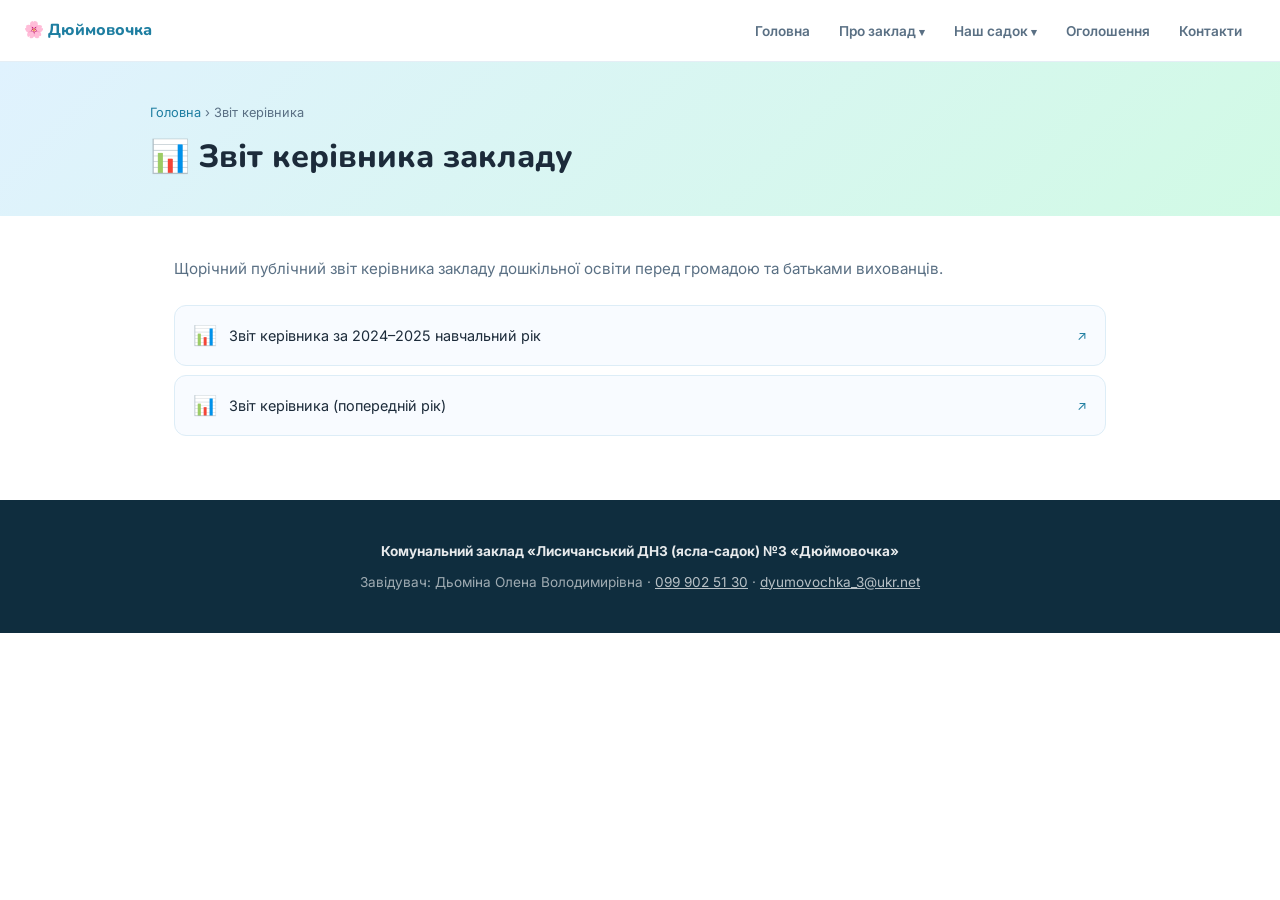
<file: zvit.html>
<!DOCTYPE html>
<html lang="uk">
<head>
<meta charset="UTF-8"><meta name="viewport" content="width=device-width, initial-scale=1.0">
<title>Звіт керівника — ДНЗ №3 «Дюймовочка»</title>
<link rel="preconnect" href="https://fonts.googleapis.com">
<link rel="preconnect" href="https://fonts.gstatic.com" crossorigin>
<link href="https://fonts.googleapis.com/css2?family=Nunito:wght@400;600;700;800&family=Inter:wght@400;500&display=swap" rel="stylesheet">
<link rel="stylesheet" href="shared.css">
</head>
<body>
<nav>
  <a href="index.html" class="nav-logo">🌸 Дюймовочка</a>
  <ul class="nav-links">
    <li><a href="index.html">Головна</a></li>
    <li><span>Про заклад</span><div class="dropdown">
      <a href="zvernennya.html">Звернення завідувача</a>
      <a href="administracia.html">Адміністрація</a>
      <a href="harchuvannya.html">Про харчування</a>
      <a href="inklyuzia.html">Інклюзія</a>
      <a href="zvit.html" class="active">Звіт керівника</a>
    </div></li>
    <li><span>Наш садок</span><div class="dropdown">
      <a href="publichna-informacia.html">Публічна інформація</a>
      <a href="civilnyi-zahist.html">Цивільний захист</a>
    </div></li>
    <li><a href="oholoshennya.html">Оголошення</a></li>
    <li><a href="kontakty.html">Контакти</a></li>
  </ul>
</nav>
<div class="page-hero">
  <div class="page-hero-inner">
    <div class="breadcrumb"><a href="index.html">Головна</a> › Звіт керівника</div>
    <h1>📊 Звіт керівника закладу</h1>
  </div>
</div>
<div class="page-body">
  <p style="color:var(--text-muted);margin-bottom:1.5rem;font-size:.95rem">Щорічний публічний звіт керівника закладу дошкільної освіти перед громадою та батьками вихованців.</p>
  <ul class="doc-list">
    <li><a href="docs/zvit-kerivnyka.pdf" target="_blank"><span class="doc-icon">📊</span><span class="doc-label">Звіт керівника за 2024–2025 навчальний рік</span><span class="doc-arrow">↗</span></a></li>
    <li><a href="docs/zvit-kerivnyka-old.pdf" target="_blank"><span class="doc-icon">📊</span><span class="doc-label">Звіт керівника (попередній рік)</span><span class="doc-arrow">↗</span></a></li>
  </ul>
</div>
<footer>
  <p><strong>Комунальний заклад «Лисичанський ДНЗ (ясла-садок) №3 «Дюймовочка»</strong></p>
  <p style="margin-top:.5rem">Завідувач: Дьоміна Олена Володимирівна · <a href="tel:+380999025130">099 902 51 30</a> · <a href="mailto:dyumovochka_3@ukr.net">dyumovochka_3@ukr.net</a></p>
</footer>
</body>
</html>
</file>
<file: shared.css>
*,*::before,*::after{box-sizing:border-box;margin:0;padding:0}
:root{
  --sky:#e0f2fe;--sky-mid:#7ec8e3;--sky-dark:#1e7ea1;
  --green-light:#d1fae5;--green-mid:#34d399;
  --yellow:#fef9c3;--petal:#fce7f3;
  --text:#1c2b3a;--text-muted:#5a7084;--white:#fff;--radius:16px;--max:980px;
}
html{scroll-behavior:smooth}
body{font-family:'Inter',sans-serif;color:var(--text);background:#fff;line-height:1.65;font-size:16px}

/* NAV */
nav{position:sticky;top:0;z-index:100;background:rgba(255,255,255,0.94);backdrop-filter:blur(10px);border-bottom:1px solid #e5eef5;padding:0 1.5rem;display:flex;align-items:center;justify-content:space-between;height:62px;gap:1rem}
.nav-logo{font-family:'Nunito',sans-serif;font-weight:800;font-size:1rem;color:var(--sky-dark);text-decoration:none;display:flex;align-items:center;gap:8px;white-space:nowrap}
.nav-links{display:flex;gap:0;list-style:none}
.nav-links>li{position:relative}
.nav-links>li>a,.nav-links>li>span{display:block;padding:0 0.9rem;height:62px;line-height:62px;text-decoration:none;font-size:0.85rem;font-weight:600;color:var(--text-muted);white-space:nowrap;cursor:pointer;transition:color .2s,background .2s}
.nav-links>li>a:hover,.nav-links>li>span:hover,.nav-links>li>a.active{color:var(--sky-dark);background:var(--sky)}
.nav-links>li>span::after{content:' ▾';font-size:.7rem}
.dropdown{display:none;position:absolute;top:62px;left:0;background:#fff;border:1px solid #ddedf7;border-radius:0 0 12px 12px;min-width:240px;box-shadow:0 8px 24px rgba(0,0,0,.08);z-index:200}
.nav-links>li:hover .dropdown{display:block}
.dropdown a{display:block;padding:.65rem 1.1rem;font-size:.85rem;color:var(--text-muted);text-decoration:none;border-bottom:1px solid #f0f7ff}
.dropdown a:last-child{border-bottom:none}
.dropdown a:hover,.dropdown a.active{background:var(--sky);color:var(--sky-dark)}

/* PAGE HERO */
.page-hero{background:linear-gradient(135deg,var(--sky) 0%,var(--green-light) 100%);padding:2.5rem 1.5rem 2rem}
.page-hero-inner{max-width:var(--max);margin:0 auto}
.breadcrumb{font-size:.8rem;color:var(--text-muted);margin-bottom:.5rem}
.breadcrumb a{color:var(--sky-dark);text-decoration:none}
.page-hero h1{font-family:'Nunito',sans-serif;font-weight:800;font-size:clamp(1.4rem,3vw,2rem)}

/* BODY */
.page-body{max-width:var(--max);margin:0 auto;padding:2.5rem 1.5rem 4rem}
.section-label{font-size:.75rem;font-weight:700;letter-spacing:.1em;text-transform:uppercase;color:var(--green-mid);margin-bottom:.4rem}
.section-title{font-family:'Nunito',sans-serif;font-weight:800;font-size:clamp(1.2rem,2.5vw,1.6rem);margin-bottom:1rem}

/* DOC LIST */
.doc-list{list-style:none;display:flex;flex-direction:column;gap:.6rem}
.doc-list li a{display:flex;align-items:center;gap:.75rem;padding:.85rem 1.1rem;background:#f8fbff;border:1px solid #ddedf7;border-radius:12px;text-decoration:none;color:var(--text);font-size:.9rem;transition:background .15s,border-color .15s}
.doc-list li a:hover{background:var(--sky);border-color:var(--sky-mid)}
.doc-icon{font-size:1.2rem;flex-shrink:0}
.doc-label{flex:1}
.doc-arrow{color:var(--sky-dark);font-size:.8rem}

/* PROSE */
.prose{font-size:.95rem;line-height:1.8;color:var(--text)}
.prose h3{font-family:'Nunito',sans-serif;font-weight:700;font-size:1.05rem;margin:1.75rem 0 .5rem;color:var(--sky-dark)}
.prose h4{font-family:'Nunito',sans-serif;font-weight:700;font-size:.95rem;margin:1.25rem 0 .35rem}
.prose ul{padding-left:1.3rem;margin:.5rem 0}
.prose ul li{margin-bottom:.3rem}
.prose p{margin-bottom:.8rem}

/* CARDS */
.grid-2{display:grid;grid-template-columns:repeat(auto-fit,minmax(240px,1fr));gap:1rem}
.card{background:#fff;border:1px solid #ddedf7;border-radius:var(--radius);padding:1.4rem 1.25rem}
.card h3{font-family:'Nunito',sans-serif;font-weight:700;font-size:.95rem;margin-bottom:.3rem}
.card p{font-size:.88rem;color:var(--text-muted)}
.bg-sky{background:var(--sky)}.bg-green{background:var(--green-light)}.bg-yellow{background:var(--yellow)}.bg-petal{background:var(--petal)}

/* HIGHLIGHT BOX */
.info-box{background:linear-gradient(135deg,var(--sky) 0%,var(--green-light) 100%);border-radius:var(--radius);padding:1.75rem;margin:1.5rem 0}
.info-box p{font-size:.95rem;color:#1a3d52}

/* SCHEDULE TABLE */
.schedule-table{width:100%;border-collapse:collapse;margin-top:1rem}
.schedule-table th{text-align:left;font-family:'Nunito',sans-serif;font-weight:700;font-size:.82rem;color:var(--text-muted);text-transform:uppercase;letter-spacing:.05em;padding:.6rem 1rem;border-bottom:1.5px solid #ddedf7}
.schedule-table td{padding:.85rem 1rem;font-size:.9rem;border-bottom:1px solid #edf4fa}
.schedule-table tr:last-child td{border-bottom:none}
.schedule-table tr:hover td{background:#f0f7ff}
.time-badge{display:inline-block;background:var(--sky);color:var(--sky-dark);font-weight:600;font-size:.82rem;padding:.2rem .65rem;border-radius:100px}

/* FOOTER */
footer{background:#0f2d3e;color:rgba(255,255,255,.6);padding:2.5rem 1.5rem;text-align:center;font-size:.85rem}
footer strong{color:rgba(255,255,255,.9)}
footer a{color:rgba(255,255,255,.7)}

@media(max-width:700px){.nav-links{display:none}.page-body{padding:2rem 1rem 3rem}}
</file>
